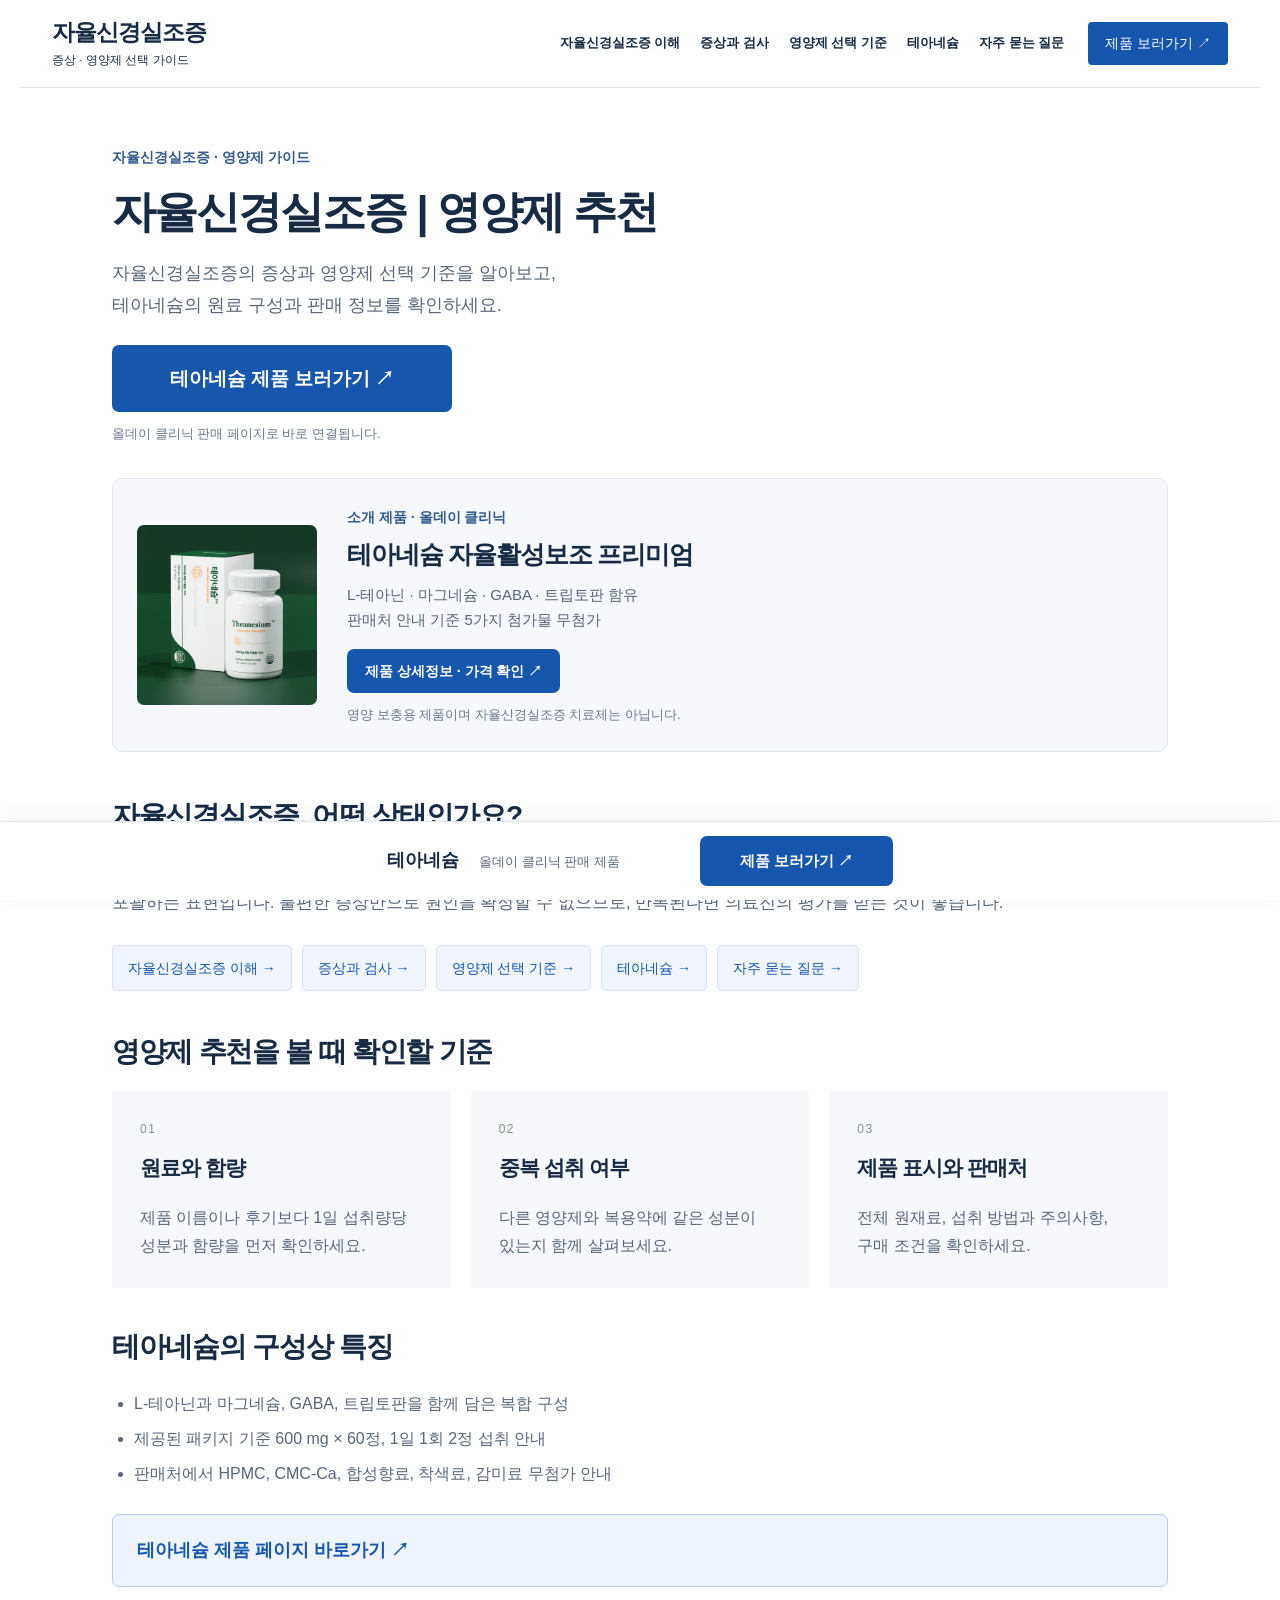
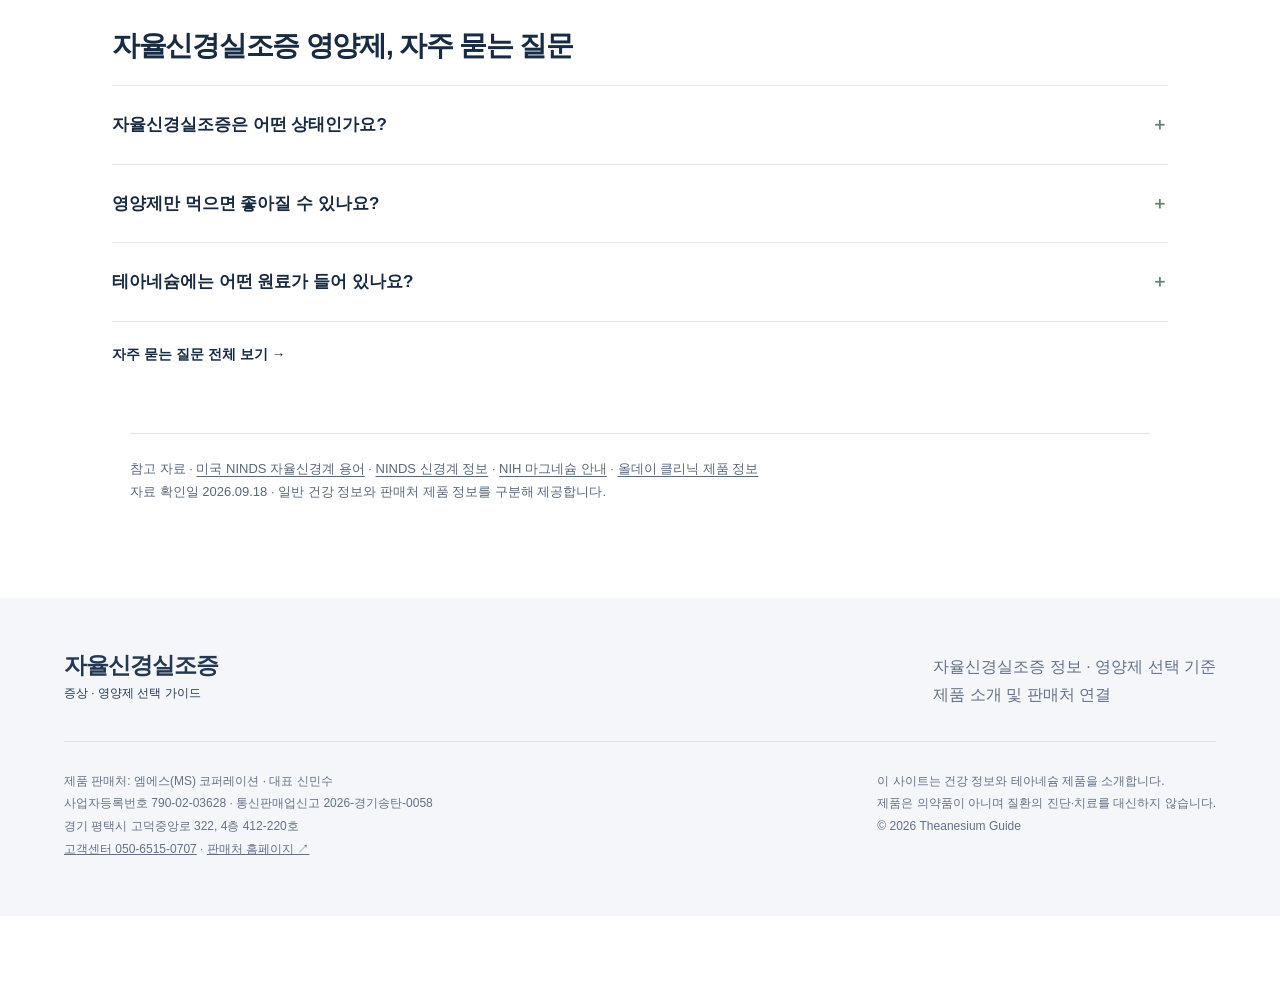
<file: index.html>
<!doctype html><html lang="ko"><head><meta charset="utf-8"><meta name="viewport" content="width=device-width,initial-scale=1"><title>자율신경실조증 | 영양제 추천</title><meta name="description" content="자율신경실조증의 기본 개념과 증상, 영양제 선택 기준을 알아보세요. 올데이 클리닉 테아네슘의 원료 구성과 제품 정보를 함께 안내합니다."><meta name="robots" content="index,follow"><link rel="canonical" href="https://theanesium-balance.hyunidaily.chatgpt.site/"><meta property="og:title" content="자율신경실조증 | 영양제 추천"><meta property="og:description" content="자율신경실조증의 기본 개념과 증상, 영양제 선택 기준을 알아보세요. 올데이 클리닉 테아네슘의 원료 구성과 제품 정보를 함께 안내합니다."><meta property="og:url" content="https://theanesium-balance.hyunidaily.chatgpt.site/"><meta property="og:type" content="website"><meta property="og:locale" content="ko_KR"><meta name="theme-color" content="#123e31"><link rel="icon" href="favicon.svg"><link rel="stylesheet" href="style.css"><script type="application/ld+json">{"@context": "https://schema.org", "@type": "WebPage", "name": "자율신경실조증 | 영양제 추천", "description": "자율신경실조증의 기본 개념과 증상, 영양제 선택 기준을 알아보세요. 올데이 클리닉 테아네슘의 원료 구성과 제품 정보를 함께 안내합니다.", "url": "https://theanesium-balance.hyunidaily.chatgpt.site/", "inLanguage": "ko-KR"}</script></head><body><a class="skip" href="#main">본문으로 이동</a><div class="topbar">자율신경실조증 정보와 영양제 선택 기준</div><header><a class="brand" href="index.html">자율신경실조증<span>증상 · 영양제 선택 가이드</span></a><nav aria-label="주 메뉴"><a href="understanding/index.html">자율신경실조증 이해</a><a href="symptoms/index.html">증상과 검사</a><a href="supplements/index.html">영양제 선택 기준</a><a href="theanesium/index.html">테아네슘</a><a href="faq/index.html">자주 묻는 질문</a></nav><a class="header-buy" href="https://allday-clinic.com/product/detail.html?product_no=12" target="_blank" rel="noopener">제품 보러가기 ↗</a></header><main id="main"><section class="search-intro"><span class="topic-label">자율신경실조증 · 영양제 가이드</span><h1>자율신경실조증 | 영양제 추천</h1><p>자율신경실조증의 증상과 영양제 선택 기준을 알아보고,<br>테아네슘의 원료 구성과 판매 정보를 확인하세요.</p><a class="button primary-direct" href="https://allday-clinic.com/product/detail.html?product_no=12" target="_blank" rel="noopener">테아네슘 제품 보러가기 ↗</a><small>올데이 클리닉 판매 페이지로 바로 연결됩니다.</small></section><section class="quick-product"><img src="assets/product-2.webp" width="1000" height="1000" alt="테아네슘 제품 용기와 패키지"><div><span class="topic-label">소개 제품 · 올데이 클리닉</span><h2>테아네슘 자율활성보조 프리미엄</h2><p>L-테아닌 · 마그네슘 · GABA · 트립토판 함유<br>판매처 안내 기준 5가지 첨가물 무첨가</p><a href="https://allday-clinic.com/product/detail.html?product_no=12" class="button" target="_blank" rel="noopener">제품 상세정보 · 가격 확인 ↗</a><small>영양 보충용 제품이며 자율신경실조증 치료제는 아닙니다.</small></div></section><section class="info-home"><h2>자율신경실조증, 어떤 상태인가요?</h2><p>자율신경계는 심박수와 혈압, 소화, 땀 분비 등 몸의 기능을 조절합니다. 자율신경실조증은 이러한 조절에 문제가 생기는 여러 상태를 포괄하는 표현입니다. 불편한 증상만으로 원인을 확정할 수 없으므로, 반복된다면 의료진의 평가를 받는 것이 좋습니다.</p><div class="topic-links"><a class="" href="understanding/index.html">자율신경실조증 이해 →</a><a class="" href="symptoms/index.html">증상과 검사 →</a><a class="" href="supplements/index.html">영양제 선택 기준 →</a><a class="" href="theanesium/index.html">테아네슘 →</a><a class="" href="faq/index.html">자주 묻는 질문 →</a></div><h2>영양제 추천을 볼 때 확인할 기준</h2><div class="cards"><article><span class="number">01</span><h3>원료와 함량</h3><p>제품 이름이나 후기보다 1일 섭취량당 성분과 함량을 먼저 확인하세요.</p></article><article><span class="number">02</span><h3>중복 섭취 여부</h3><p>다른 영양제와 복용약에 같은 성분이 있는지 함께 살펴보세요.</p></article><article><span class="number">03</span><h3>제품 표시와 판매처</h3><p>전체 원재료, 섭취 방법과 주의사항, 구매 조건을 확인하세요.</p></article></div><h2>테아네슘의 구성상 특징</h2><ul class="list"><li>L-테아닌과 마그네슘, GABA, 트립토판을 함께 담은 복합 구성</li><li>제공된 패키지 기준 600 mg × 60정, 1일 1회 2정 섭취 안내</li><li>판매처에서 HPMC, CMC-Ca, 합성향료, 착색료, 감미료 무첨가 안내</li></ul><a class="inline-buy" href="https://allday-clinic.com/product/detail.html?product_no=12" target="_blank" rel="noopener">테아네슘 제품 페이지 바로가기 ↗</a><h2>자율신경실조증 영양제, 자주 묻는 질문</h2><div class="faqs"><details><summary>자율신경실조증은 어떤 상태인가요?<span>＋</span></summary><p>심박수, 혈압, 소화, 땀 분비처럼 의식하지 않아도 이루어지는 기능을 조절하는 자율신경계에 문제가 생긴 상태를 포괄하는 표현입니다. 원인과 양상이 다양하므로 증상만으로 확정하지 않습니다.</p></details><details><summary>영양제만 먹으면 좋아질 수 있나요?<span>＋</span></summary><p>영양 보충과 질환 치료는 목적이 다릅니다. 부족한 영양소를 보충하는 것은 도움이 될 수 있지만, 특정 제품이 자율신경실조증을 치료한다는 뜻은 아닙니다. 지속되는 불편은 원인을 먼저 확인하세요.</p></details><details><summary>테아네슘에는 어떤 원료가 들어 있나요?<span>＋</span></summary><p>판매처는 L-테아닌, 마그네슘, GABA, 트립토판 함유를 안내합니다. 각 원료의 정확한 함량과 전체 원재료는 구매할 제품의 표시사항을 확인하세요.</p></details></div><a class="text-link" href="faq/index.html">자주 묻는 질문 전체 보기 →</a></section><aside class="sources">참고 자료 · <a href="https://www.ninds.nih.gov/health-information/disorders/glossary-neurological-terms">미국 NINDS 자율신경계 용어</a> · <a href="https://www.ninds.nih.gov/health-information/disorders/peripheral-neuropathy">NINDS 신경계 정보</a> · <a href="https://ods.od.nih.gov/factsheets/Magnesium-Consumer/">NIH 마그네슘 안내</a> · <a href="https://allday-clinic.com/product/detail.html?product_no=12">올데이 클리닉 제품 정보</a><br>자료 확인일 2026.09.18 · 일반 건강 정보와 판매처 제품 정보를 구분해 제공합니다.</aside></main><div class="fixed-buy"><span>테아네슘 <small>올데이 클리닉 판매 제품</small></span><a class="button" href="https://allday-clinic.com/product/detail.html?product_no=12" target="_blank" rel="noopener">제품 보러가기 ↗</a></div><footer><div class="foot-top"><a class="brand" href="index.html">자율신경실조증<span>증상 · 영양제 선택 가이드</span></a><p>자율신경실조증 정보 · 영양제 선택 기준<br>제품 소개 및 판매처 연결</p></div><div class="foot-bottom"><p>제품 판매처: 엠에스(MS) 코퍼레이션 · 대표 신민수<br>사업자등록번호 790-02-03628 · 통신판매업신고 2026-경기송탄-0058<br>경기 평택시 고덕중앙로 322, 4층 412-220호<br><a href="tel:05065150707">고객센터 050-6515-0707</a> · <a href="https://allday-clinic.com/">판매처 홈페이지 ↗</a></p><p>이 사이트는 건강 정보와 테아네슘 제품을 소개합니다.<br>제품은 의약품이 아니며 질환의 진단·치료를 대신하지 않습니다.<br>© 2026 Theanesium Guide</p></div></footer></body></html>
</file>
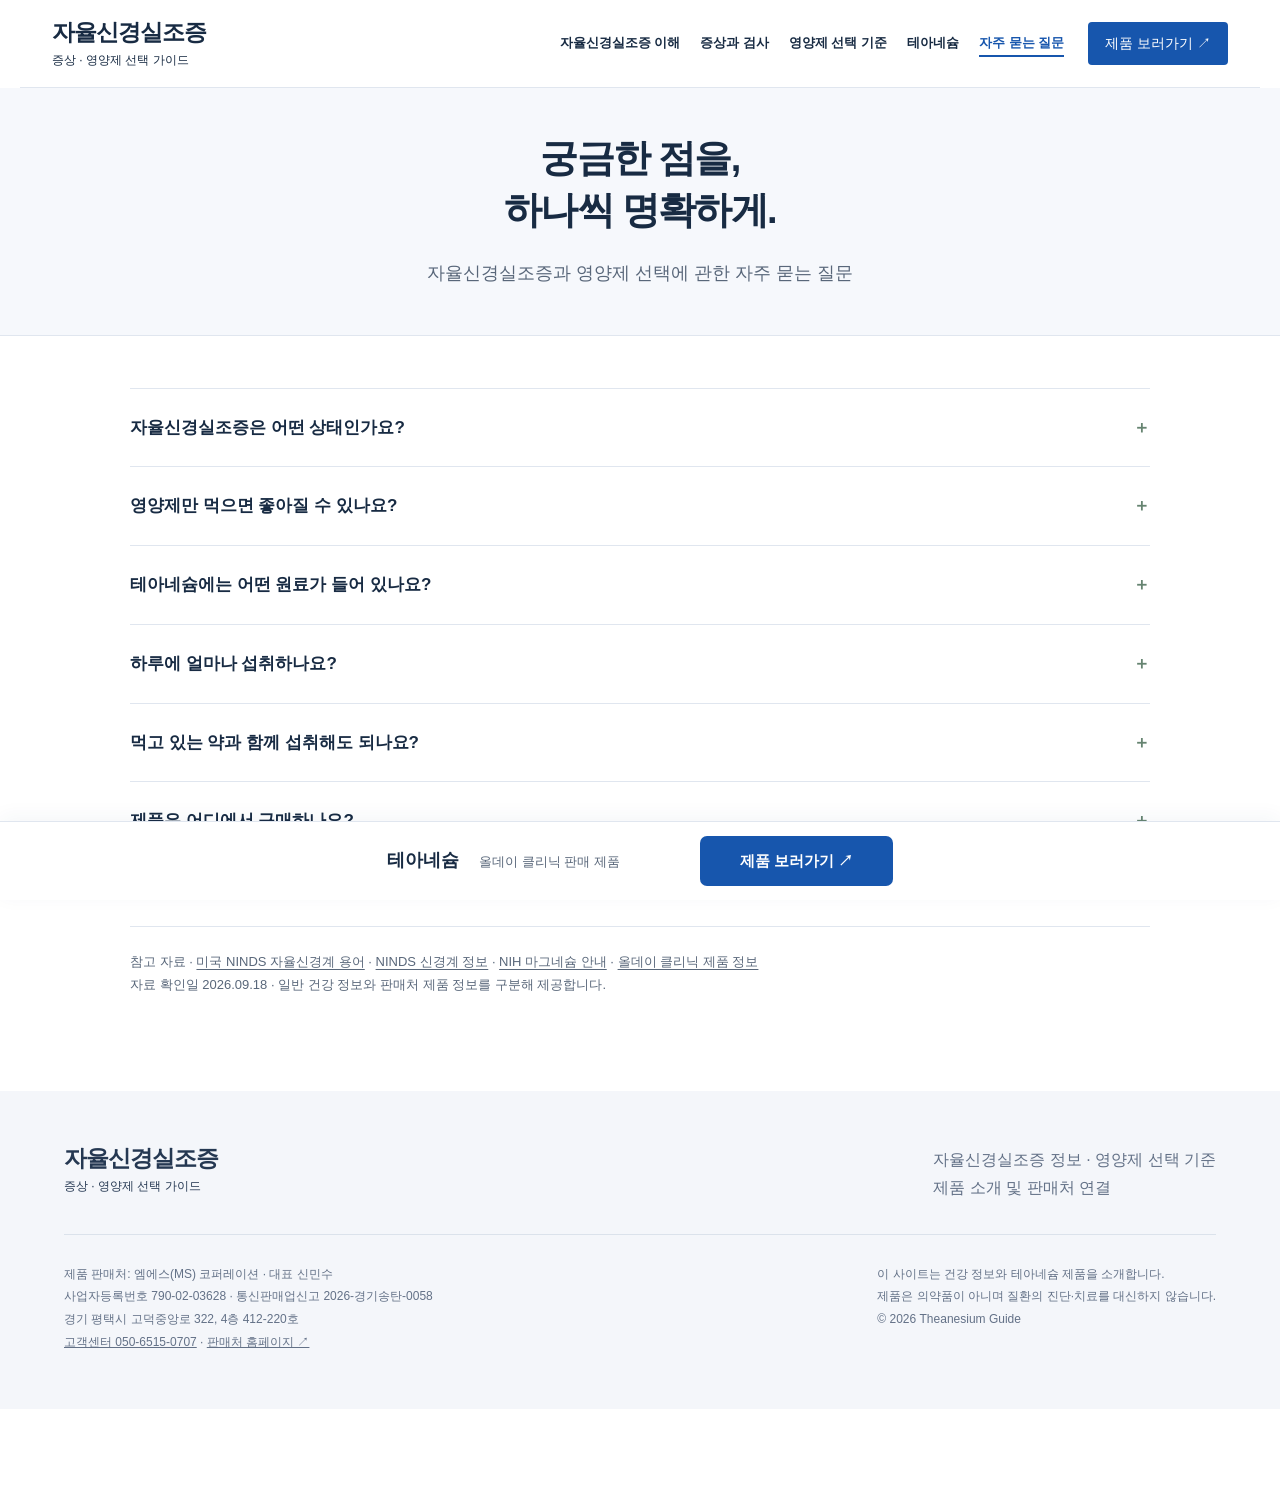
<file: faq/index.html>
<!doctype html><html lang="ko"><head><meta charset="utf-8"><meta name="viewport" content="width=device-width,initial-scale=1"><title>자율신경실조증 영양제 FAQ | 테아네슘 자주 묻는 질문</title><meta name="description" content="자율신경실조증과 영양 보충, 테아네슘 원료와 섭취 안내, 약물 병용 및 구매처에 대한 질문과 답변입니다."><meta name="robots" content="index,follow"><link rel="canonical" href="https://theanesium-balance.hyunidaily.chatgpt.site/faq/"><meta property="og:title" content="자율신경실조증 영양제 FAQ | 테아네슘 자주 묻는 질문"><meta property="og:description" content="자율신경실조증과 영양 보충, 테아네슘 원료와 섭취 안내, 약물 병용 및 구매처에 대한 질문과 답변입니다."><meta property="og:url" content="https://theanesium-balance.hyunidaily.chatgpt.site/faq/"><meta property="og:type" content="website"><meta property="og:locale" content="ko_KR"><meta name="theme-color" content="#123e31"><link rel="icon" href="../favicon.svg"><link rel="stylesheet" href="../style.css"><script type="application/ld+json">{"@context": "https://schema.org", "@type": "WebPage", "name": "자율신경실조증 영양제 FAQ | 테아네슘 자주 묻는 질문", "description": "자율신경실조증과 영양 보충, 테아네슘 원료와 섭취 안내, 약물 병용 및 구매처에 대한 질문과 답변입니다.", "url": "https://theanesium-balance.hyunidaily.chatgpt.site/faq/", "inLanguage": "ko-KR"}</script></head><body><a class="skip" href="#main">본문으로 이동</a><div class="topbar">자율신경실조증 정보와 영양제 선택 기준</div><header><a class="brand" href="../index.html">자율신경실조증<span>증상 · 영양제 선택 가이드</span></a><nav aria-label="주 메뉴"><a href="../understanding/index.html">자율신경실조증 이해</a><a href="../symptoms/index.html">증상과 검사</a><a href="../supplements/index.html">영양제 선택 기준</a><a href="../theanesium/index.html">테아네슘</a><a href="index.html" aria-current="page">자주 묻는 질문</a></nav><a class="header-buy" href="https://allday-clinic.com/product/detail.html?product_no=12" target="_blank" rel="noopener">제품 보러가기 ↗</a></header><main id="main"><div class="page-head"><div class="eyebrow">05 / FAQ</div><h1>궁금한 점을,<br>하나씩 명확하게.</h1><p>자율신경실조증과 영양제 선택에 관한 자주 묻는 질문</p></div><section class="reading"><div class="faqs"><details><summary>자율신경실조증은 어떤 상태인가요?<span>＋</span></summary><p>심박수, 혈압, 소화, 땀 분비처럼 의식하지 않아도 이루어지는 기능을 조절하는 자율신경계에 문제가 생긴 상태를 포괄하는 표현입니다. 원인과 양상이 다양하므로 증상만으로 확정하지 않습니다.</p></details><details><summary>영양제만 먹으면 좋아질 수 있나요?<span>＋</span></summary><p>영양 보충과 질환 치료는 목적이 다릅니다. 부족한 영양소를 보충하는 것은 도움이 될 수 있지만, 특정 제품이 자율신경실조증을 치료한다는 뜻은 아닙니다. 지속되는 불편은 원인을 먼저 확인하세요.</p></details><details><summary>테아네슘에는 어떤 원료가 들어 있나요?<span>＋</span></summary><p>판매처는 L-테아닌, 마그네슘, GABA, 트립토판 함유를 안내합니다. 각 원료의 정확한 함량과 전체 원재료는 구매할 제품의 표시사항을 확인하세요.</p></details><details><summary>하루에 얼마나 섭취하나요?<span>＋</span></summary><p>제공된 제품 패키지에는 1일 1회, 1회 2정으로 표시되어 있습니다. 실제 수령한 제품의 최신 섭취 안내를 우선하고 임의로 양을 늘리지 마세요.</p></details><details><summary>먹고 있는 약과 함께 섭취해도 되나요?<span>＋</span></summary><p>마그네슘은 일부 항생제와 골다공증 치료제 등의 흡수에 영향을 줄 수 있습니다. 복용 중인 약과 영양제 목록을 의사 또는 약사에게 보여 주고 병용 여부와 간격을 확인하세요.</p></details><details><summary>제품은 어디에서 구매하나요?<span>＋</span></summary><p>제품 보기 버튼을 누르면 올데이 클리닉 판매 페이지로 연결됩니다. 결제, 배송, 교환 및 반품은 해당 판매처에서 진행하며 최신 가격과 조건은 주문 전에 확인할 수 있습니다.</p></details></div></section><aside class="sources">참고 자료 · <a href="https://www.ninds.nih.gov/health-information/disorders/glossary-neurological-terms">미국 NINDS 자율신경계 용어</a> · <a href="https://www.ninds.nih.gov/health-information/disorders/peripheral-neuropathy">NINDS 신경계 정보</a> · <a href="https://ods.od.nih.gov/factsheets/Magnesium-Consumer/">NIH 마그네슘 안내</a> · <a href="https://allday-clinic.com/product/detail.html?product_no=12">올데이 클리닉 제품 정보</a><br>자료 확인일 2026.09.18 · 일반 건강 정보와 판매처 제품 정보를 구분해 제공합니다.</aside></main><div class="fixed-buy"><span>테아네슘 <small>올데이 클리닉 판매 제품</small></span><a class="button" href="https://allday-clinic.com/product/detail.html?product_no=12" target="_blank" rel="noopener">제품 보러가기 ↗</a></div><footer><div class="foot-top"><a class="brand" href="../index.html">자율신경실조증<span>증상 · 영양제 선택 가이드</span></a><p>자율신경실조증 정보 · 영양제 선택 기준<br>제품 소개 및 판매처 연결</p></div><div class="foot-bottom"><p>제품 판매처: 엠에스(MS) 코퍼레이션 · 대표 신민수<br>사업자등록번호 790-02-03628 · 통신판매업신고 2026-경기송탄-0058<br>경기 평택시 고덕중앙로 322, 4층 412-220호<br><a href="tel:05065150707">고객센터 050-6515-0707</a> · <a href="https://allday-clinic.com/">판매처 홈페이지 ↗</a></p><p>이 사이트는 건강 정보와 테아네슘 제품을 소개합니다.<br>제품은 의약품이 아니며 질환의 진단·치료를 대신하지 않습니다.<br>© 2026 Theanesium Guide</p></div></footer></body></html>
</file>
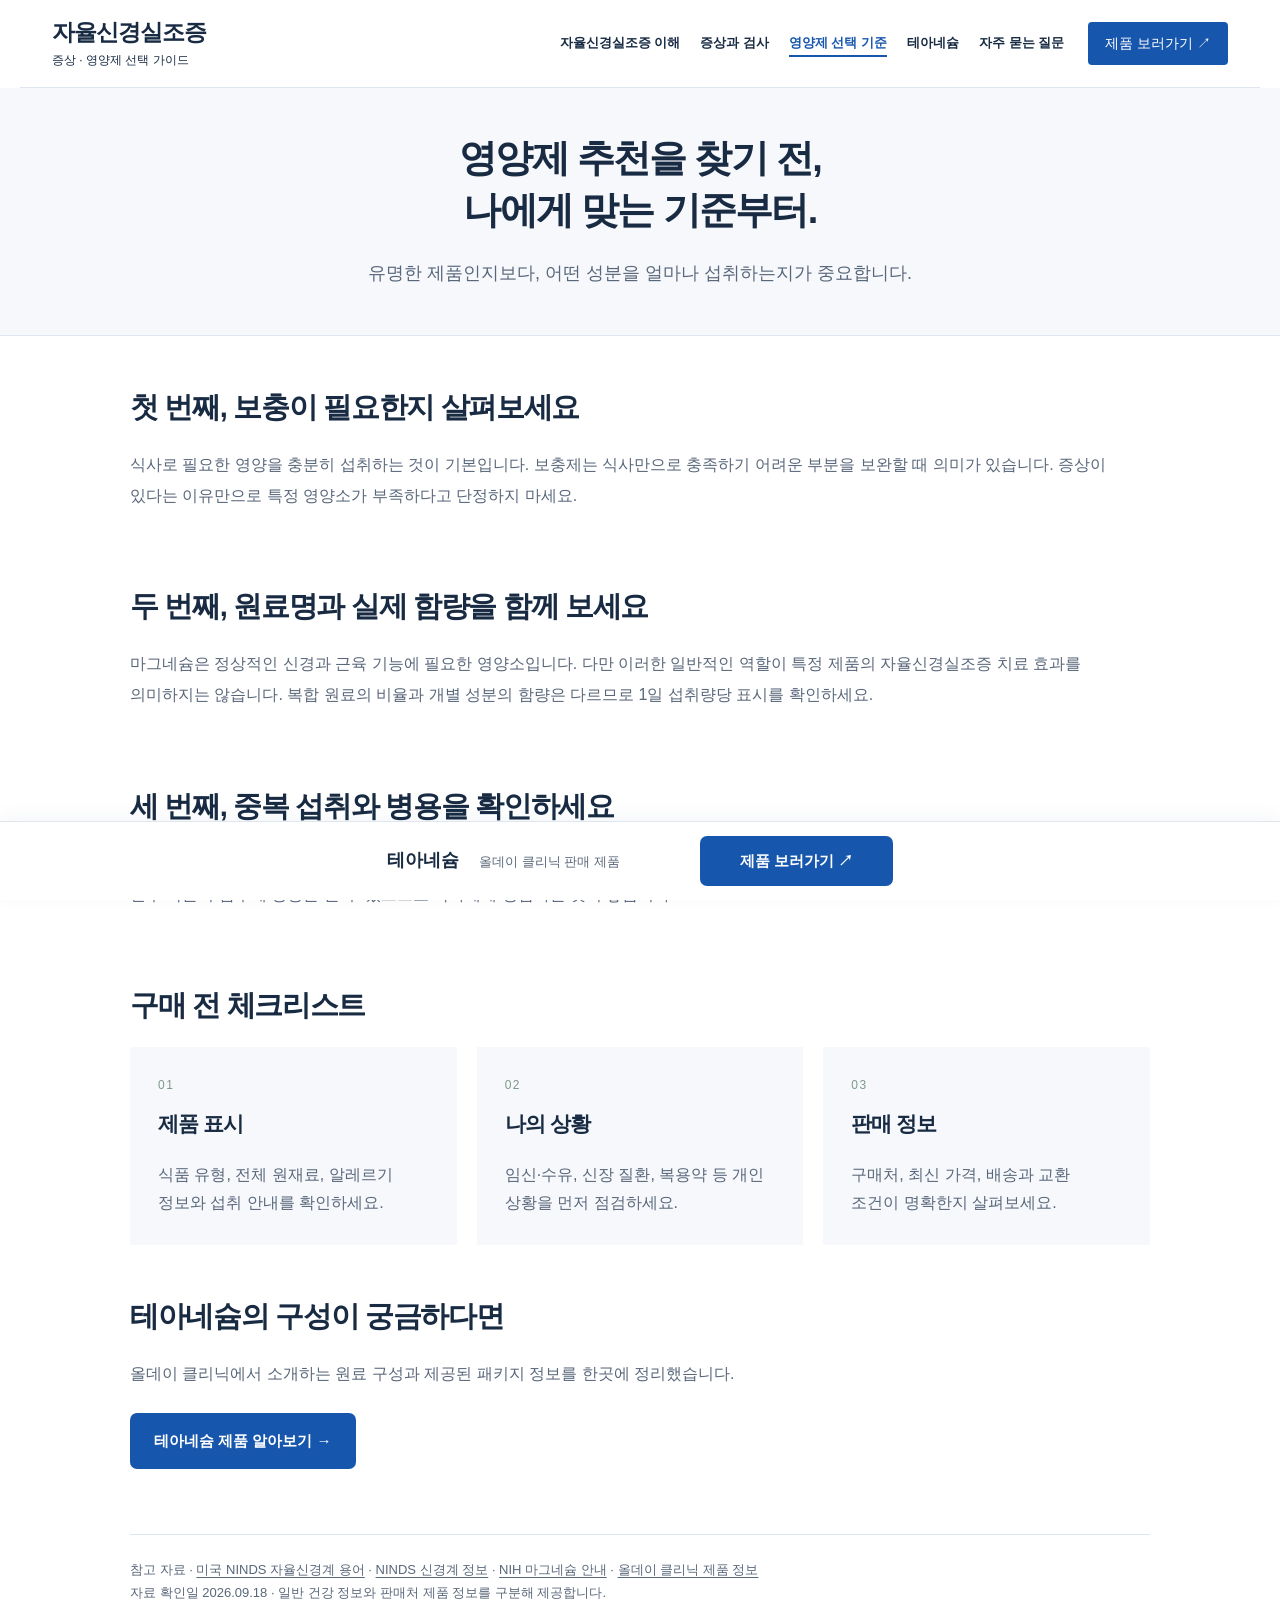
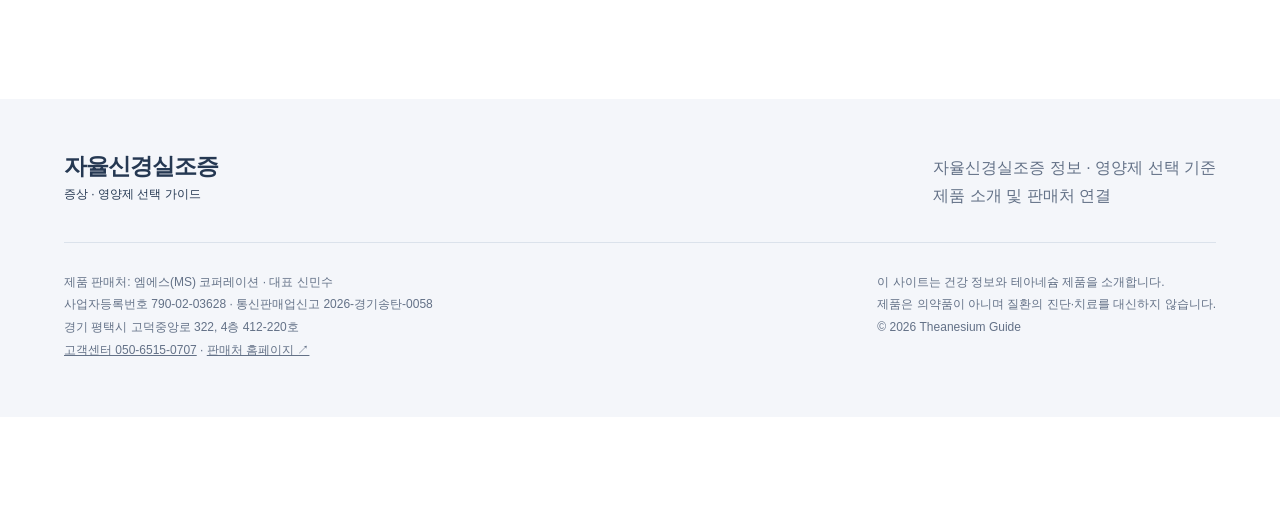
<file: supplements/index.html>
<!doctype html><html lang="ko"><head><meta charset="utf-8"><meta name="viewport" content="width=device-width,initial-scale=1"><title>자율신경실조증 영양제 추천 | 성분·함량 선택 기준</title><meta name="description" content="자율신경실조증 영양제를 찾을 때 확인할 원료, 함량, 중복 섭취, 복용약과의 병용 기준을 안내합니다."><meta name="robots" content="index,follow"><link rel="canonical" href="https://theanesium-balance.hyunidaily.chatgpt.site/supplements/"><meta property="og:title" content="자율신경실조증 영양제 추천 | 성분·함량 선택 기준"><meta property="og:description" content="자율신경실조증 영양제를 찾을 때 확인할 원료, 함량, 중복 섭취, 복용약과의 병용 기준을 안내합니다."><meta property="og:url" content="https://theanesium-balance.hyunidaily.chatgpt.site/supplements/"><meta property="og:type" content="website"><meta property="og:locale" content="ko_KR"><meta name="theme-color" content="#123e31"><link rel="icon" href="../favicon.svg"><link rel="stylesheet" href="../style.css"><script type="application/ld+json">{"@context": "https://schema.org", "@type": "WebPage", "name": "자율신경실조증 영양제 추천 | 성분·함량 선택 기준", "description": "자율신경실조증 영양제를 찾을 때 확인할 원료, 함량, 중복 섭취, 복용약과의 병용 기준을 안내합니다.", "url": "https://theanesium-balance.hyunidaily.chatgpt.site/supplements/", "inLanguage": "ko-KR"}</script></head><body><a class="skip" href="#main">본문으로 이동</a><div class="topbar">자율신경실조증 정보와 영양제 선택 기준</div><header><a class="brand" href="../index.html">자율신경실조증<span>증상 · 영양제 선택 가이드</span></a><nav aria-label="주 메뉴"><a href="../understanding/index.html">자율신경실조증 이해</a><a href="../symptoms/index.html">증상과 검사</a><a href="index.html" aria-current="page">영양제 선택 기준</a><a href="../theanesium/index.html">테아네슘</a><a href="../faq/index.html">자주 묻는 질문</a></nav><a class="header-buy" href="https://allday-clinic.com/product/detail.html?product_no=12" target="_blank" rel="noopener">제품 보러가기 ↗</a></header><main id="main"><div class="page-head"><div class="eyebrow">03 / SUPPLEMENT GUIDE</div><h1>영양제 추천을 찾기 전,<br>나에게 맞는 기준부터.</h1><p>유명한 제품인지보다, 어떤 성분을 얼마나 섭취하는지가 중요합니다.</p></div><section class="reading"><h2>첫 번째, 보충이 필요한지 살펴보세요</h2><p>식사로 필요한 영양을 충분히 섭취하는 것이 기본입니다. 보충제는 식사만으로 충족하기 어려운 부분을 보완할 때 의미가 있습니다. 증상이 있다는 이유만으로 특정 영양소가 부족하다고 단정하지 마세요.</p></section><section class="reading"><h2>두 번째, 원료명과 실제 함량을 함께 보세요</h2><p>마그네슘은 정상적인 신경과 근육 기능에 필요한 영양소입니다. 다만 이러한 일반적인 역할이 특정 제품의 자율신경실조증 치료 효과를 의미하지는 않습니다. 복합 원료의 비율과 개별 성분의 함량은 다르므로 1일 섭취량당 표시를 확인하세요.</p></section><section class="reading"><h2>세 번째, 중복 섭취와 병용을 확인하세요</h2><p>종합영양제, 단일 성분 보충제, 일부 의약품에 같은 성분이 들어 있을 수 있습니다. 여러 제품을 섭취한다면 총량을 확인하세요. 특히 마그네슘은 일부 약물의 흡수에 영향을 줄 수 있으므로 약사에게 상담하는 것이 좋습니다.</p></section><section class="reading"><h2>구매 전 체크리스트</h2><div class="cards"><article><span class="number">01</span><h3>제품 표시</h3><p>식품 유형, 전체 원재료, 알레르기 정보와 섭취 안내를 확인하세요.</p></article><article><span class="number">02</span><h3>나의 상황</h3><p>임신·수유, 신장 질환, 복용약 등 개인 상황을 먼저 점검하세요.</p></article><article><span class="number">03</span><h3>판매 정보</h3><p>구매처, 최신 가격, 배송과 교환 조건이 명확한지 살펴보세요.</p></article></div></section><section class="reading"><h2>테아네슘의 구성이 궁금하다면</h2><p>올데이 클리닉에서 소개하는 원료 구성과 제공된 패키지 정보를 한곳에 정리했습니다.</p><a class="button" href="../theanesium/index.html">테아네슘 제품 알아보기 →</a></section><aside class="sources">참고 자료 · <a href="https://www.ninds.nih.gov/health-information/disorders/glossary-neurological-terms">미국 NINDS 자율신경계 용어</a> · <a href="https://www.ninds.nih.gov/health-information/disorders/peripheral-neuropathy">NINDS 신경계 정보</a> · <a href="https://ods.od.nih.gov/factsheets/Magnesium-Consumer/">NIH 마그네슘 안내</a> · <a href="https://allday-clinic.com/product/detail.html?product_no=12">올데이 클리닉 제품 정보</a><br>자료 확인일 2026.09.18 · 일반 건강 정보와 판매처 제품 정보를 구분해 제공합니다.</aside></main><div class="fixed-buy"><span>테아네슘 <small>올데이 클리닉 판매 제품</small></span><a class="button" href="https://allday-clinic.com/product/detail.html?product_no=12" target="_blank" rel="noopener">제품 보러가기 ↗</a></div><footer><div class="foot-top"><a class="brand" href="../index.html">자율신경실조증<span>증상 · 영양제 선택 가이드</span></a><p>자율신경실조증 정보 · 영양제 선택 기준<br>제품 소개 및 판매처 연결</p></div><div class="foot-bottom"><p>제품 판매처: 엠에스(MS) 코퍼레이션 · 대표 신민수<br>사업자등록번호 790-02-03628 · 통신판매업신고 2026-경기송탄-0058<br>경기 평택시 고덕중앙로 322, 4층 412-220호<br><a href="tel:05065150707">고객센터 050-6515-0707</a> · <a href="https://allday-clinic.com/">판매처 홈페이지 ↗</a></p><p>이 사이트는 건강 정보와 테아네슘 제품을 소개합니다.<br>제품은 의약품이 아니며 질환의 진단·치료를 대신하지 않습니다.<br>© 2026 Theanesium Guide</p></div></footer></body></html>
</file>
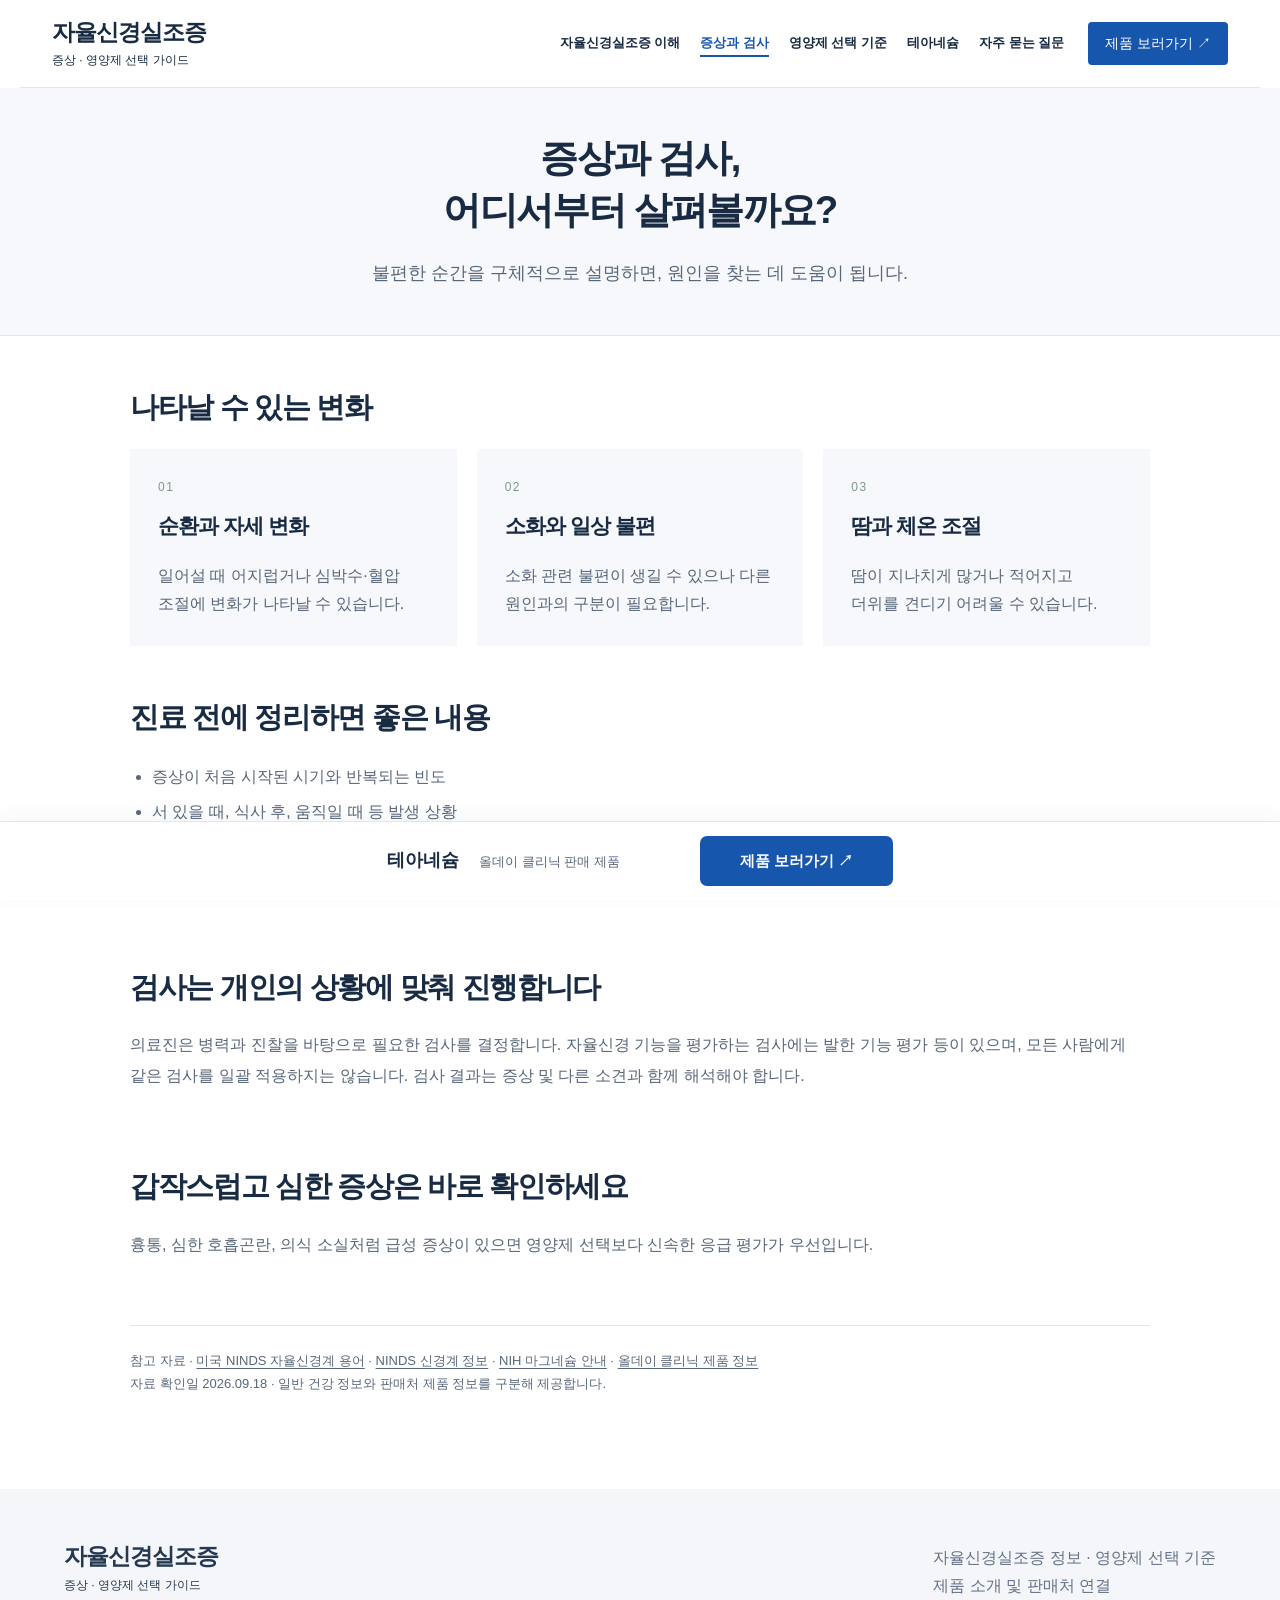
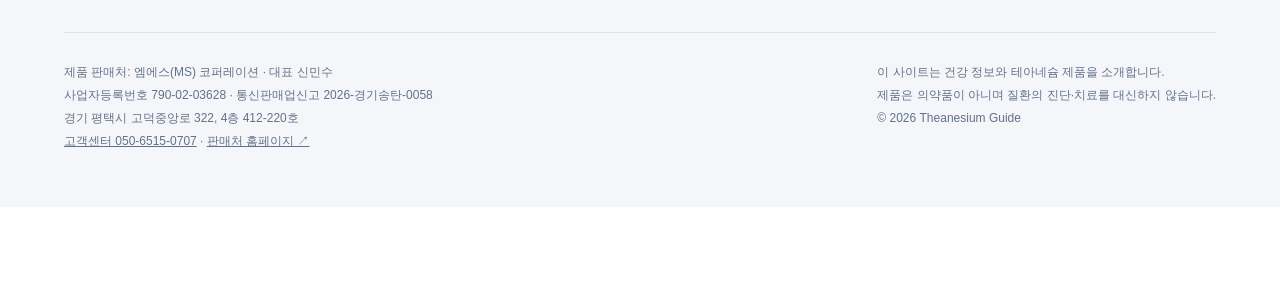
<file: symptoms/index.html>
<!doctype html><html lang="ko"><head><meta charset="utf-8"><meta name="viewport" content="width=device-width,initial-scale=1"><title>자율신경실조증 증상과 검사 | 알아둘 신체 변화</title><meta name="description" content="자율신경실조증과 관련될 수 있는 순환·소화·발한 변화와 진료 전 기록할 내용을 안내합니다."><meta name="robots" content="index,follow"><link rel="canonical" href="https://theanesium-balance.hyunidaily.chatgpt.site/symptoms/"><meta property="og:title" content="자율신경실조증 증상과 검사 | 알아둘 신체 변화"><meta property="og:description" content="자율신경실조증과 관련될 수 있는 순환·소화·발한 변화와 진료 전 기록할 내용을 안내합니다."><meta property="og:url" content="https://theanesium-balance.hyunidaily.chatgpt.site/symptoms/"><meta property="og:type" content="website"><meta property="og:locale" content="ko_KR"><meta name="theme-color" content="#123e31"><link rel="icon" href="../favicon.svg"><link rel="stylesheet" href="../style.css"><script type="application/ld+json">{"@context": "https://schema.org", "@type": "WebPage", "name": "자율신경실조증 증상과 검사 | 알아둘 신체 변화", "description": "자율신경실조증과 관련될 수 있는 순환·소화·발한 변화와 진료 전 기록할 내용을 안내합니다.", "url": "https://theanesium-balance.hyunidaily.chatgpt.site/symptoms/", "inLanguage": "ko-KR"}</script></head><body><a class="skip" href="#main">본문으로 이동</a><div class="topbar">자율신경실조증 정보와 영양제 선택 기준</div><header><a class="brand" href="../index.html">자율신경실조증<span>증상 · 영양제 선택 가이드</span></a><nav aria-label="주 메뉴"><a href="../understanding/index.html">자율신경실조증 이해</a><a href="index.html" aria-current="page">증상과 검사</a><a href="../supplements/index.html">영양제 선택 기준</a><a href="../theanesium/index.html">테아네슘</a><a href="../faq/index.html">자주 묻는 질문</a></nav><a class="header-buy" href="https://allday-clinic.com/product/detail.html?product_no=12" target="_blank" rel="noopener">제품 보러가기 ↗</a></header><main id="main"><div class="page-head"><div class="eyebrow">02 / SYMPTOMS & EVALUATION</div><h1>증상과 검사,<br>어디서부터 살펴볼까요?</h1><p>불편한 순간을 구체적으로 설명하면, 원인을 찾는 데 도움이 됩니다.</p></div><section class="reading"><h2>나타날 수 있는 변화</h2><div class="cards"><article><span class="number">01</span><h3>순환과 자세 변화</h3><p>일어설 때 어지럽거나 심박수·혈압 조절에 변화가 나타날 수 있습니다.</p></article><article><span class="number">02</span><h3>소화와 일상 불편</h3><p>소화 관련 불편이 생길 수 있으나 다른 원인과의 구분이 필요합니다.</p></article><article><span class="number">03</span><h3>땀과 체온 조절</h3><p>땀이 지나치게 많거나 적어지고 더위를 견디기 어려울 수 있습니다.</p></article></div></section><section class="reading"><h2>진료 전에 정리하면 좋은 내용</h2><ul class="list"><li>증상이 처음 시작된 시기와 반복되는 빈도</li><li>서 있을 때, 식사 후, 움직일 때 등 발생 상황</li><li>복용 중인 처방약·일반약·영양제의 이름</li><li>기존 질환과 최근 달라진 생활 패턴</li></ul></section><section class="reading"><h2>검사는 개인의 상황에 맞춰 진행합니다</h2><p>의료진은 병력과 진찰을 바탕으로 필요한 검사를 결정합니다. 자율신경 기능을 평가하는 검사에는 발한 기능 평가 등이 있으며, 모든 사람에게 같은 검사를 일괄 적용하지는 않습니다. 검사 결과는 증상 및 다른 소견과 함께 해석해야 합니다.</p></section><section class="reading"><h2>갑작스럽고 심한 증상은 바로 확인하세요</h2><p>흉통, 심한 호흡곤란, 의식 소실처럼 급성 증상이 있으면 영양제 선택보다 신속한 응급 평가가 우선입니다.</p></section><aside class="sources">참고 자료 · <a href="https://www.ninds.nih.gov/health-information/disorders/glossary-neurological-terms">미국 NINDS 자율신경계 용어</a> · <a href="https://www.ninds.nih.gov/health-information/disorders/peripheral-neuropathy">NINDS 신경계 정보</a> · <a href="https://ods.od.nih.gov/factsheets/Magnesium-Consumer/">NIH 마그네슘 안내</a> · <a href="https://allday-clinic.com/product/detail.html?product_no=12">올데이 클리닉 제품 정보</a><br>자료 확인일 2026.09.18 · 일반 건강 정보와 판매처 제품 정보를 구분해 제공합니다.</aside></main><div class="fixed-buy"><span>테아네슘 <small>올데이 클리닉 판매 제품</small></span><a class="button" href="https://allday-clinic.com/product/detail.html?product_no=12" target="_blank" rel="noopener">제품 보러가기 ↗</a></div><footer><div class="foot-top"><a class="brand" href="../index.html">자율신경실조증<span>증상 · 영양제 선택 가이드</span></a><p>자율신경실조증 정보 · 영양제 선택 기준<br>제품 소개 및 판매처 연결</p></div><div class="foot-bottom"><p>제품 판매처: 엠에스(MS) 코퍼레이션 · 대표 신민수<br>사업자등록번호 790-02-03628 · 통신판매업신고 2026-경기송탄-0058<br>경기 평택시 고덕중앙로 322, 4층 412-220호<br><a href="tel:05065150707">고객센터 050-6515-0707</a> · <a href="https://allday-clinic.com/">판매처 홈페이지 ↗</a></p><p>이 사이트는 건강 정보와 테아네슘 제품을 소개합니다.<br>제품은 의약품이 아니며 질환의 진단·치료를 대신하지 않습니다.<br>© 2026 Theanesium Guide</p></div></footer></body></html>
</file>
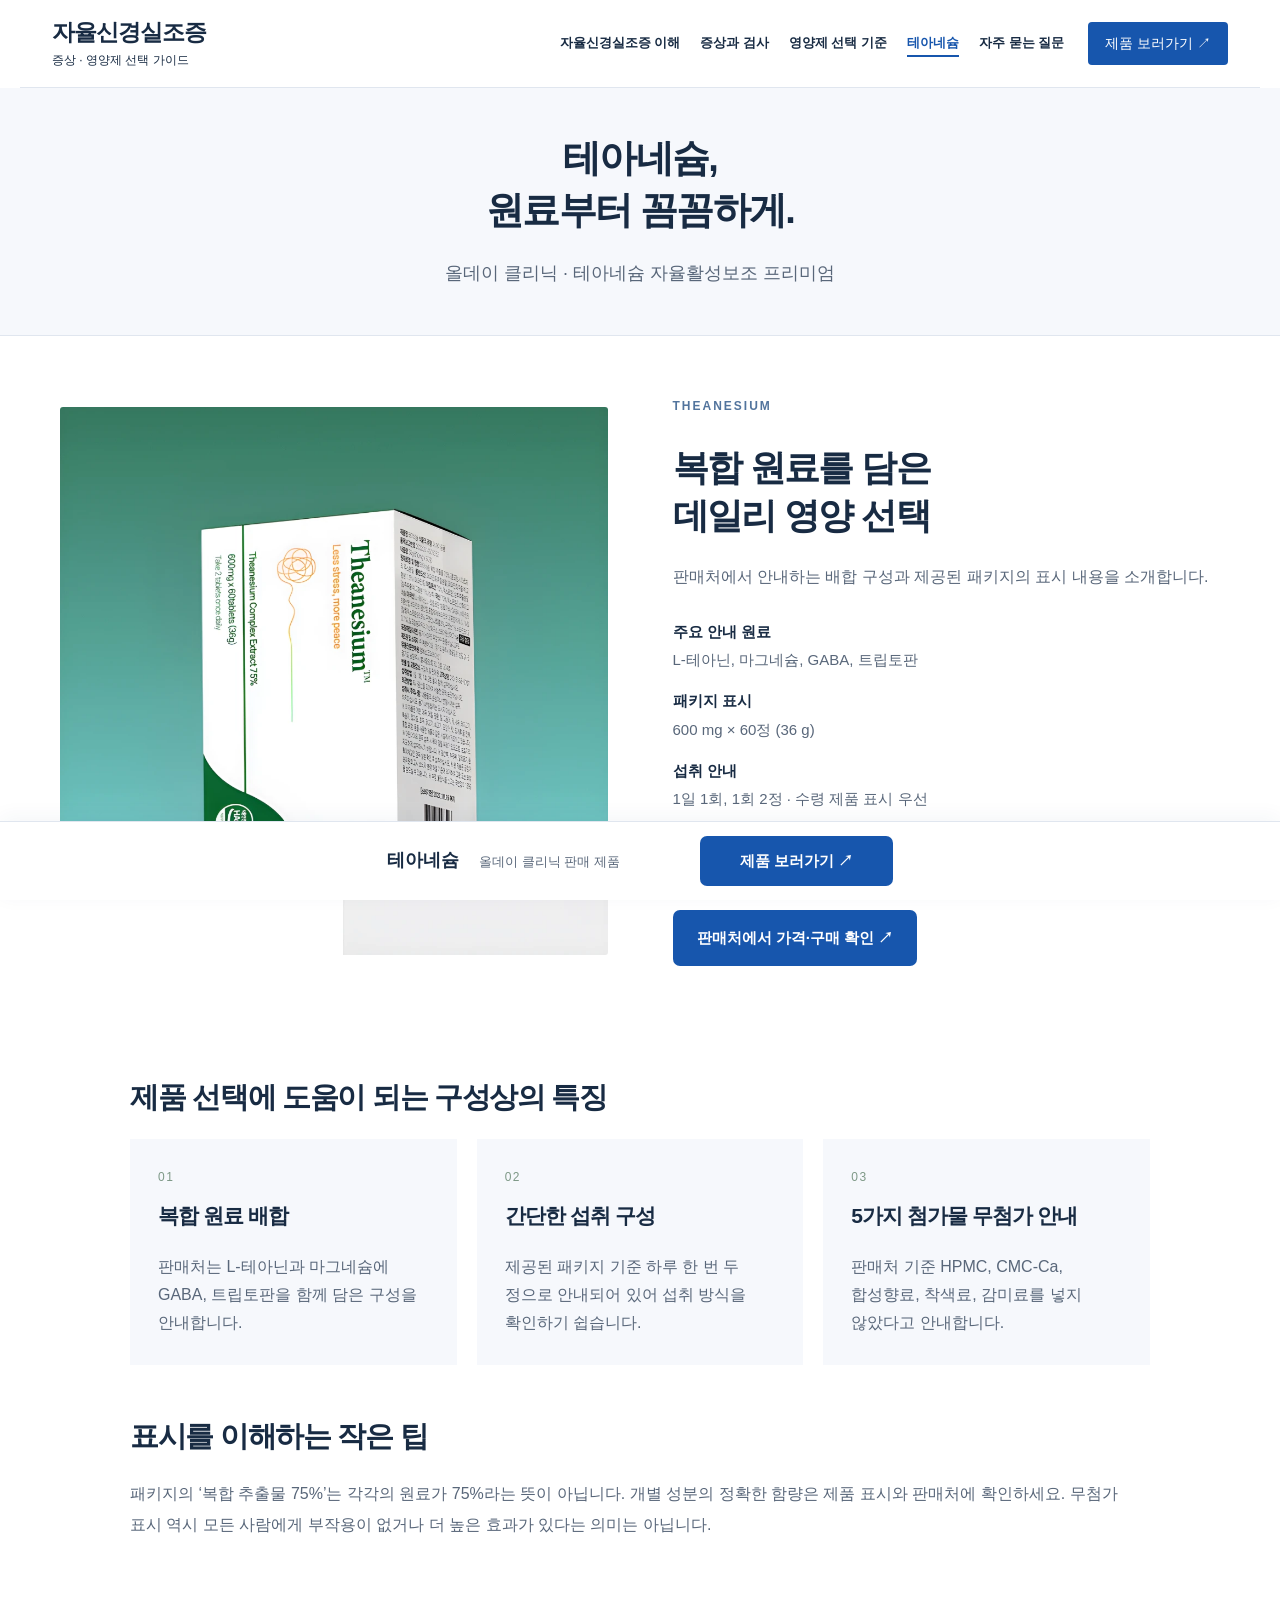
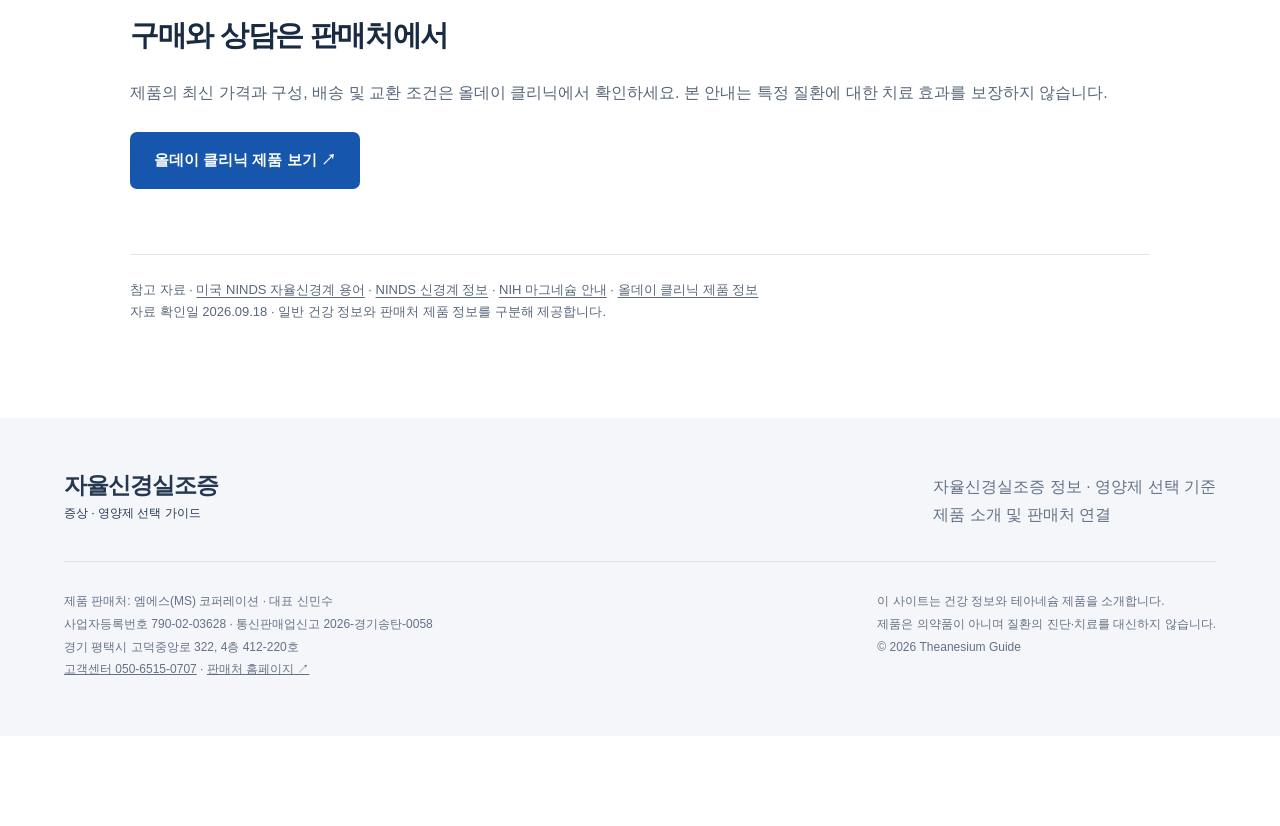
<file: theanesium/index.html>
<!doctype html><html lang="ko"><head><meta charset="utf-8"><meta name="viewport" content="width=device-width,initial-scale=1"><title>테아네슘 제품 소개 | 올데이 클리닉 원료·특징 안내</title><meta name="description" content="올데이 클리닉 테아네슘의 L-테아닌, 마그네슘, GABA, 트립토판 구성과 패키지 표시, 무첨가 안내를 확인하세요."><meta name="robots" content="index,follow"><link rel="canonical" href="https://theanesium-balance.hyunidaily.chatgpt.site/theanesium/"><meta property="og:title" content="테아네슘 제품 소개 | 올데이 클리닉 원료·특징 안내"><meta property="og:description" content="올데이 클리닉 테아네슘의 L-테아닌, 마그네슘, GABA, 트립토판 구성과 패키지 표시, 무첨가 안내를 확인하세요."><meta property="og:url" content="https://theanesium-balance.hyunidaily.chatgpt.site/theanesium/"><meta property="og:type" content="website"><meta property="og:locale" content="ko_KR"><meta name="theme-color" content="#123e31"><link rel="icon" href="../favicon.svg"><link rel="stylesheet" href="../style.css"><script type="application/ld+json">{"@context": "https://schema.org", "@type": "WebPage", "name": "테아네슘 제품 소개 | 올데이 클리닉 원료·특징 안내", "description": "올데이 클리닉 테아네슘의 L-테아닌, 마그네슘, GABA, 트립토판 구성과 패키지 표시, 무첨가 안내를 확인하세요.", "url": "https://theanesium-balance.hyunidaily.chatgpt.site/theanesium/", "inLanguage": "ko-KR"}</script></head><body><a class="skip" href="#main">본문으로 이동</a><div class="topbar">자율신경실조증 정보와 영양제 선택 기준</div><header><a class="brand" href="../index.html">자율신경실조증<span>증상 · 영양제 선택 가이드</span></a><nav aria-label="주 메뉴"><a href="../understanding/index.html">자율신경실조증 이해</a><a href="../symptoms/index.html">증상과 검사</a><a href="../supplements/index.html">영양제 선택 기준</a><a href="index.html" aria-current="page">테아네슘</a><a href="../faq/index.html">자주 묻는 질문</a></nav><a class="header-buy" href="https://allday-clinic.com/product/detail.html?product_no=12" target="_blank" rel="noopener">제품 보러가기 ↗</a></header><main id="main"><div class="page-head"><div class="eyebrow">04 / THEANESIUM</div><h1>테아네슘,<br>원료부터 꼼꼼하게.</h1><p>올데이 클리닉 · 테아네슘 자율활성보조 프리미엄</p></div><section class="product-detail"><img src="../assets/product-0.webp" width="1000" height="1000" alt="테아네슘 제품 패키지"><div><div class="eyebrow">THEANESIUM</div><h2>복합 원료를 담은<br>데일리 영양 선택</h2><p>판매처에서 안내하는 배합 구성과 제공된 패키지의 표시 내용을 소개합니다.</p><dl><dt>주요 안내 원료</dt><dd>L-테아닌, 마그네슘, GABA, 트립토판</dd><dt>패키지 표시</dt><dd>600 mg × 60정 (36 g)</dd><dt>섭취 안내</dt><dd>1일 1회, 1회 2정 · 수령 제품 표시 우선</dd><dt>판매처</dt><dd>올데이 클리닉 / 엠에스(MS) 코퍼레이션</dd></dl><a class="button" href="https://allday-clinic.com/product/detail.html?product_no=12" target="_blank" rel="noopener">판매처에서 가격·구매 확인 ↗</a></div></section><section class="reading"><h2>제품 선택에 도움이 되는 구성상의 특징</h2><div class="cards"><article><span class="number">01</span><h3>복합 원료 배합</h3><p>판매처는 L-테아닌과 마그네슘에 GABA, 트립토판을 함께 담은 구성을 안내합니다.</p></article><article><span class="number">02</span><h3>간단한 섭취 구성</h3><p>제공된 패키지 기준 하루 한 번 두 정으로 안내되어 있어 섭취 방식을 확인하기 쉽습니다.</p></article><article><span class="number">03</span><h3>5가지 첨가물 무첨가 안내</h3><p>판매처 기준 HPMC, CMC-Ca, 합성향료, 착색료, 감미료를 넣지 않았다고 안내합니다.</p></article></div></section><section class="reading"><h2>표시를 이해하는 작은 팁</h2><p>패키지의 ‘복합 추출물 75%’는 각각의 원료가 75%라는 뜻이 아닙니다. 개별 성분의 정확한 함량은 제품 표시와 판매처에 확인하세요. 무첨가 표시 역시 모든 사람에게 부작용이 없거나 더 높은 효과가 있다는 의미는 아닙니다.</p></section><section class="reading"><h2>구매와 상담은 판매처에서</h2><p>제품의 최신 가격과 구성, 배송 및 교환 조건은 올데이 클리닉에서 확인하세요. 본 안내는 특정 질환에 대한 치료 효과를 보장하지 않습니다.</p><a href="https://allday-clinic.com/product/detail.html?product_no=12" class="button">올데이 클리닉 제품 보기 ↗</a></section><aside class="sources">참고 자료 · <a href="https://www.ninds.nih.gov/health-information/disorders/glossary-neurological-terms">미국 NINDS 자율신경계 용어</a> · <a href="https://www.ninds.nih.gov/health-information/disorders/peripheral-neuropathy">NINDS 신경계 정보</a> · <a href="https://ods.od.nih.gov/factsheets/Magnesium-Consumer/">NIH 마그네슘 안내</a> · <a href="https://allday-clinic.com/product/detail.html?product_no=12">올데이 클리닉 제품 정보</a><br>자료 확인일 2026.09.18 · 일반 건강 정보와 판매처 제품 정보를 구분해 제공합니다.</aside></main><div class="fixed-buy"><span>테아네슘 <small>올데이 클리닉 판매 제품</small></span><a class="button" href="https://allday-clinic.com/product/detail.html?product_no=12" target="_blank" rel="noopener">제품 보러가기 ↗</a></div><footer><div class="foot-top"><a class="brand" href="../index.html">자율신경실조증<span>증상 · 영양제 선택 가이드</span></a><p>자율신경실조증 정보 · 영양제 선택 기준<br>제품 소개 및 판매처 연결</p></div><div class="foot-bottom"><p>제품 판매처: 엠에스(MS) 코퍼레이션 · 대표 신민수<br>사업자등록번호 790-02-03628 · 통신판매업신고 2026-경기송탄-0058<br>경기 평택시 고덕중앙로 322, 4층 412-220호<br><a href="tel:05065150707">고객센터 050-6515-0707</a> · <a href="https://allday-clinic.com/">판매처 홈페이지 ↗</a></p><p>이 사이트는 건강 정보와 테아네슘 제품을 소개합니다.<br>제품은 의약품이 아니며 질환의 진단·치료를 대신하지 않습니다.<br>© 2026 Theanesium Guide</p></div></footer></body></html>
</file>
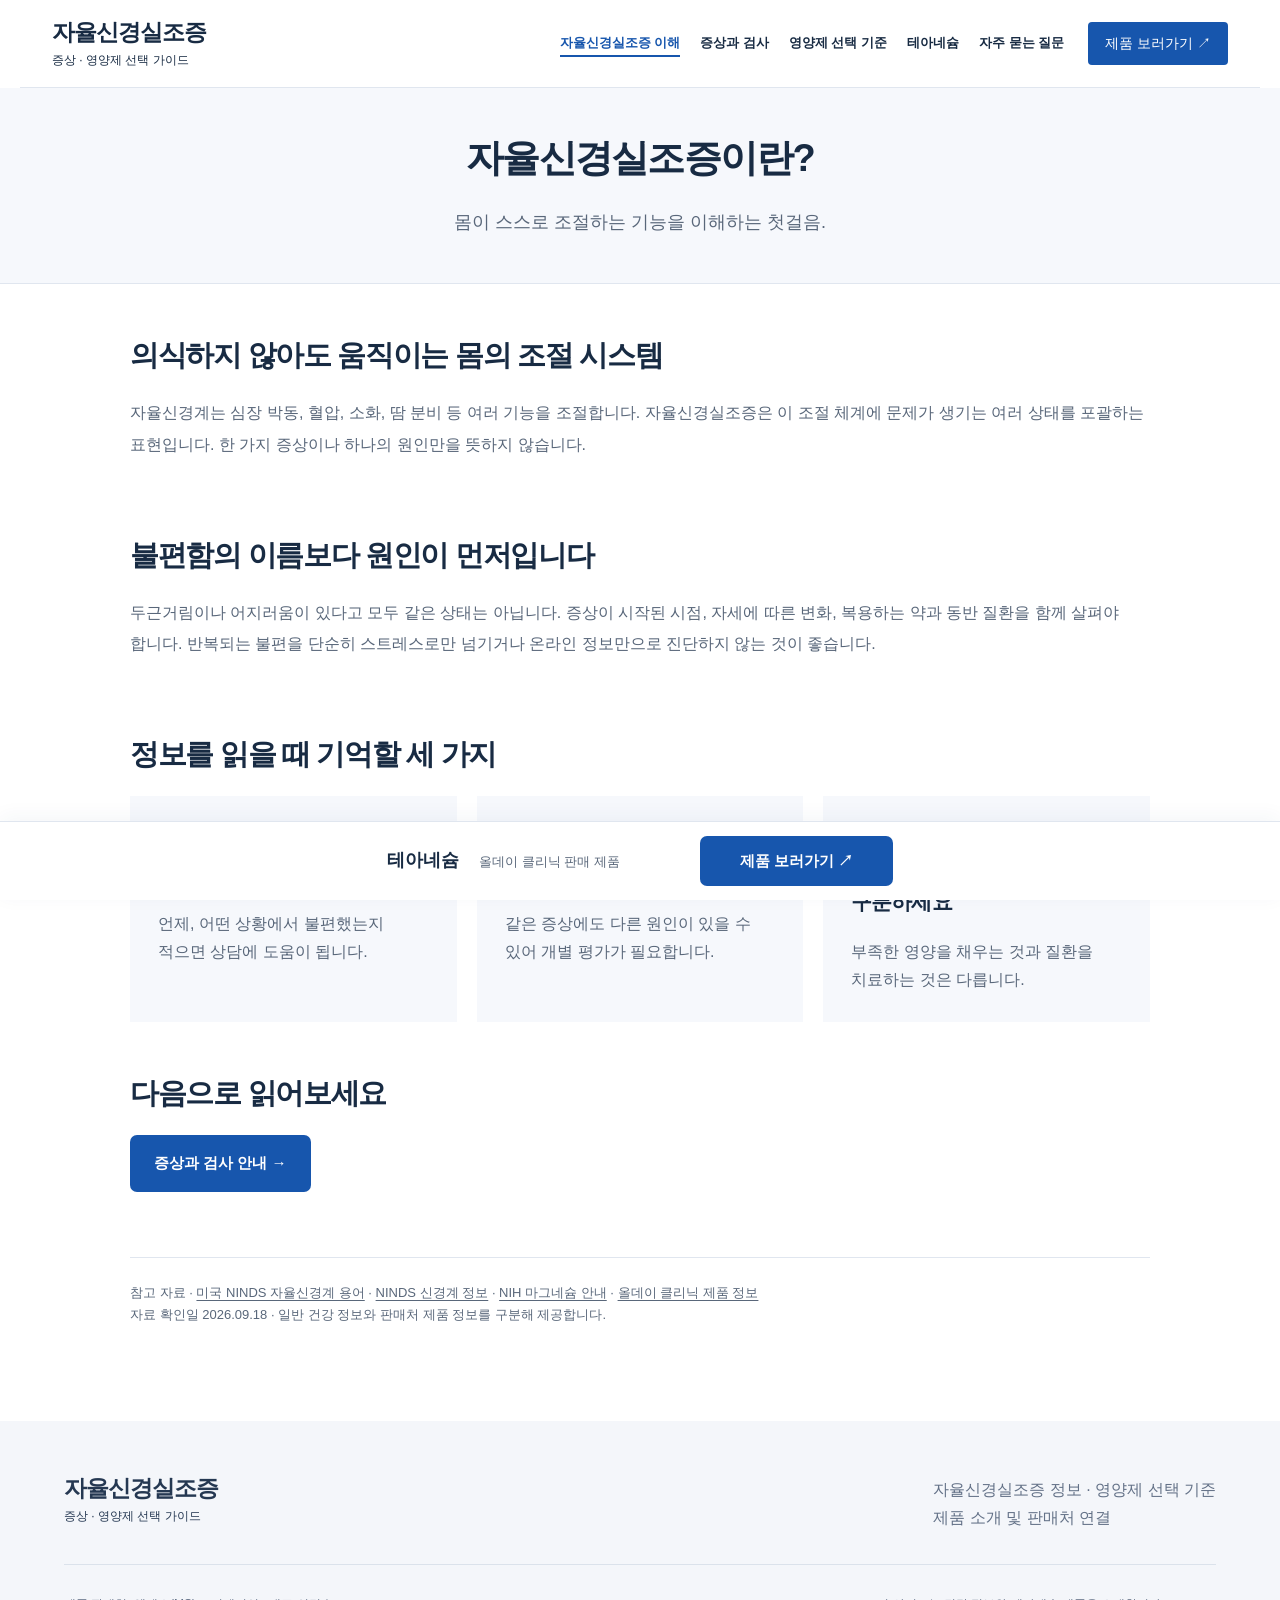
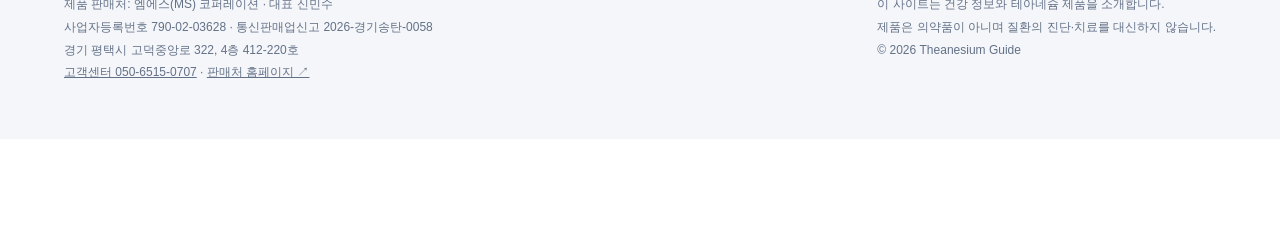
<file: understanding/index.html>
<!doctype html><html lang="ko"><head><meta charset="utf-8"><meta name="viewport" content="width=device-width,initial-scale=1"><title>자율신경실조증이란? | 원인 이해와 기본 안내</title><meta name="description" content="자율신경실조증의 의미와 자율신경계의 역할을 이해하고, 증상만으로 진단하기 어려운 이유를 확인하세요."><meta name="robots" content="index,follow"><link rel="canonical" href="https://theanesium-balance.hyunidaily.chatgpt.site/understanding/"><meta property="og:title" content="자율신경실조증이란? | 원인 이해와 기본 안내"><meta property="og:description" content="자율신경실조증의 의미와 자율신경계의 역할을 이해하고, 증상만으로 진단하기 어려운 이유를 확인하세요."><meta property="og:url" content="https://theanesium-balance.hyunidaily.chatgpt.site/understanding/"><meta property="og:type" content="website"><meta property="og:locale" content="ko_KR"><meta name="theme-color" content="#123e31"><link rel="icon" href="../favicon.svg"><link rel="stylesheet" href="../style.css"><script type="application/ld+json">{"@context": "https://schema.org", "@type": "WebPage", "name": "자율신경실조증이란? | 원인 이해와 기본 안내", "description": "자율신경실조증의 의미와 자율신경계의 역할을 이해하고, 증상만으로 진단하기 어려운 이유를 확인하세요.", "url": "https://theanesium-balance.hyunidaily.chatgpt.site/understanding/", "inLanguage": "ko-KR"}</script></head><body><a class="skip" href="#main">본문으로 이동</a><div class="topbar">자율신경실조증 정보와 영양제 선택 기준</div><header><a class="brand" href="../index.html">자율신경실조증<span>증상 · 영양제 선택 가이드</span></a><nav aria-label="주 메뉴"><a href="index.html" aria-current="page">자율신경실조증 이해</a><a href="../symptoms/index.html">증상과 검사</a><a href="../supplements/index.html">영양제 선택 기준</a><a href="../theanesium/index.html">테아네슘</a><a href="../faq/index.html">자주 묻는 질문</a></nav><a class="header-buy" href="https://allday-clinic.com/product/detail.html?product_no=12" target="_blank" rel="noopener">제품 보러가기 ↗</a></header><main id="main"><div class="page-head"><div class="eyebrow">01 / UNDERSTANDING</div><h1>자율신경실조증이란?</h1><p>몸이 스스로 조절하는 기능을 이해하는 첫걸음.</p></div><section class="reading"><h2>의식하지 않아도 움직이는 몸의 조절 시스템</h2><p>자율신경계는 심장 박동, 혈압, 소화, 땀 분비 등 여러 기능을 조절합니다. 자율신경실조증은 이 조절 체계에 문제가 생기는 여러 상태를 포괄하는 표현입니다. 한 가지 증상이나 하나의 원인만을 뜻하지 않습니다.</p></section><section class="reading"><h2>불편함의 이름보다 원인이 먼저입니다</h2><p>두근거림이나 어지러움이 있다고 모두 같은 상태는 아닙니다. 증상이 시작된 시점, 자세에 따른 변화, 복용하는 약과 동반 질환을 함께 살펴야 합니다. 반복되는 불편을 단순히 스트레스로만 넘기거나 온라인 정보만으로 진단하지 않는 것이 좋습니다.</p></section><section class="reading"><h2>정보를 읽을 때 기억할 세 가지</h2><div class="cards"><article><span class="number">01</span><h3>증상을 기록하세요</h3><p>언제, 어떤 상황에서 불편했는지 적으면 상담에 도움이 됩니다.</p></article><article><span class="number">02</span><h3>원인 확인을 우선하세요</h3><p>같은 증상에도 다른 원인이 있을 수 있어 개별 평가가 필요합니다.</p></article><article><span class="number">03</span><h3>영양 보충의 역할을 구분하세요</h3><p>부족한 영양을 채우는 것과 질환을 치료하는 것은 다릅니다.</p></article></div></section><section class="reading"><h2>다음으로 읽어보세요</h2><a class="button" href="../symptoms/index.html">증상과 검사 안내 →</a></section><aside class="sources">참고 자료 · <a href="https://www.ninds.nih.gov/health-information/disorders/glossary-neurological-terms">미국 NINDS 자율신경계 용어</a> · <a href="https://www.ninds.nih.gov/health-information/disorders/peripheral-neuropathy">NINDS 신경계 정보</a> · <a href="https://ods.od.nih.gov/factsheets/Magnesium-Consumer/">NIH 마그네슘 안내</a> · <a href="https://allday-clinic.com/product/detail.html?product_no=12">올데이 클리닉 제품 정보</a><br>자료 확인일 2026.09.18 · 일반 건강 정보와 판매처 제품 정보를 구분해 제공합니다.</aside></main><div class="fixed-buy"><span>테아네슘 <small>올데이 클리닉 판매 제품</small></span><a class="button" href="https://allday-clinic.com/product/detail.html?product_no=12" target="_blank" rel="noopener">제품 보러가기 ↗</a></div><footer><div class="foot-top"><a class="brand" href="../index.html">자율신경실조증<span>증상 · 영양제 선택 가이드</span></a><p>자율신경실조증 정보 · 영양제 선택 기준<br>제품 소개 및 판매처 연결</p></div><div class="foot-bottom"><p>제품 판매처: 엠에스(MS) 코퍼레이션 · 대표 신민수<br>사업자등록번호 790-02-03628 · 통신판매업신고 2026-경기송탄-0058<br>경기 평택시 고덕중앙로 322, 4층 412-220호<br><a href="tel:05065150707">고객센터 050-6515-0707</a> · <a href="https://allday-clinic.com/">판매처 홈페이지 ↗</a></p><p>이 사이트는 건강 정보와 테아네슘 제품을 소개합니다.<br>제품은 의약품이 아니며 질환의 진단·치료를 대신하지 않습니다.<br>© 2026 Theanesium Guide</p></div></footer></body></html>
</file>
<file: style.css>
:root{--green:#123e31;--ink:#192e26;--muted:#65716b;--line:#dce4de;--light:#f4f7f5;--orange:#cf6a38}*{box-sizing:border-box}html{scroll-behavior:smooth}body{margin:0;color:var(--ink);font-family:Arial,'Noto Sans KR','Malgun Gothic',sans-serif;line-height:1.75;word-break:keep-all}a{color:inherit;text-decoration:none}a,summary{touch-action:manipulation}a:focus-visible,summary:focus-visible{outline:3px solid var(--orange);outline-offset:5px}p{color:var(--muted);margin:0 0 24px}h1,h2,h3{line-height:1.35;letter-spacing:-.045em;margin:0 0 22px}h1{font-size:clamp(36px,4.2vw,64px);font-weight:650}h2{font-size:clamp(28px,3vw,40px);font-weight:600}h3{font-size:23px}em{font-style:normal;color:#427a60}img{display:block;max-width:100%;height:auto}.topbar{background:var(--green);color:white;text-align:center;padding:8px 16px;font-size:13px;letter-spacing:.04em}header{height:106px;padding:0 4.5%;display:flex;align-items:center;gap:32px;border-bottom:1px solid var(--line);background:white}.brand{font-family:Georgia,serif;font-size:29px;letter-spacing:-1px;line-height:1.1;white-space:nowrap}.brand span{display:block;font-family:Arial,sans-serif;font-size:10px;letter-spacing:2px;margin-top:9px}nav{display:flex;gap:27px;margin-left:auto;font-size:14px;font-weight:600}nav a:hover,nav a[aria-current]{color:#377b59}nav a[aria-current]{box-shadow:0 2px var(--green)}.header-buy{font-size:14px;border:1px solid var(--line);padding:9px 17px;border-radius:4px;white-space:nowrap}.hero{display:grid;grid-template-columns:1.05fr 1fr;max-width:1600px;margin:auto}.hero-copy{padding:75px 8% 42px 9%}.eyebrow{font-size:12px;letter-spacing:2px;font-weight:700;color:#537361;margin-bottom:27px}.hero-copy p{font-size:18px;margin:26px 0 32px}.hero-image{position:relative;background:#143e2d}.hero-image>img{width:100%;height:100%;object-fit:cover}.image-caption{position:absolute;bottom:26px;left:30px;right:30px;color:white;font-family:Georgia,serif;font-size:16px;display:flex;justify-content:space-between;gap:12px}.image-caption span{font-size:11px;letter-spacing:2px}.actions{display:flex;align-items:center;gap:25px;flex-wrap:wrap}.button{display:inline-flex;align-items:center;justify-content:center;background:var(--green);color:white;padding:15px 24px;border-radius:3px;font-size:15px;font-weight:600;transition:background .2s}.button:hover{background:#256047}.text-link{font-size:14px;font-weight:600}.text-link:hover{text-decoration:underline}.hero-note{border-top:1px solid var(--line);margin-top:42px;padding-top:20px;color:#7c847f;font-size:12px}.strip{display:flex;justify-content:center;gap:0;background:var(--light);border-bottom:1px solid var(--line);padding:28px 4%}.strip span{padding:0 5%;font-size:12px;letter-spacing:1px;color:var(--muted);border-right:1px solid var(--line)}.strip span:last-child{border:0}.strip b{font-size:14px;letter-spacing:0;display:inline-block;margin-left:15px;color:var(--green)}.wide{max-width:1280px;margin:0 auto;padding:88px 40px}.section-head{display:flex;justify-content:space-between;align-items:end;gap:24px;margin-bottom:30px}.section-head .eyebrow{margin-bottom:14px}.section-head h2{margin:0}.section-head p{margin:0;font-size:15px}.guide-grid{display:grid;grid-template-columns:repeat(3,1fr);border:1px solid var(--line)}.guide{padding:36px;border-right:1px solid var(--line);transition:background .2s}.guide:last-child{border:0}.guide:hover{background:var(--light)}.number{color:#7d9886;font-size:12px;letter-spacing:1.5px;display:block;margin-bottom:28px}.guide h3{margin-bottom:16px}.guide p{font-size:15px;min-height:54px}.go{font-size:13px;color:var(--green)}.feature{display:grid;grid-template-columns:1fr 1fr;background:var(--light);max-width:1400px;margin:auto}.feature>img{width:100%;height:100%;object-fit:cover}.feature>div{padding:65px 12%}.feature .eyebrow{margin-bottom:22px}.feature p{font-size:16px}.check{padding:0;list-style:none;margin:24px 0 30px}.check li{font-size:15px;padding:10px 0;border-bottom:1px solid var(--line)}.check li:before{content:'✓';margin-right:14px;color:#377b59}.faqs{border-top:1px solid var(--line)}details{border-bottom:1px solid var(--line)}summary{cursor:pointer;list-style:none;display:flex;justify-content:space-between;gap:20px;padding:24px 0;font-size:17px;font-weight:600}summary::-webkit-details-marker{display:none}summary span{color:#668471}details[open] summary span{transform:rotate(45deg)}details p{padding-right:32px;max-width:900px;font-size:16px;line-height:1.9}.page-head{padding:75px 40px 60px;text-align:center;background:var(--light);border-bottom:1px solid var(--line)}.page-head h1{font-size:clamp(34px,4vw,52px)}.page-head p{margin:0;font-size:18px}.page-head .eyebrow{margin-bottom:22px}.reading{max-width:1100px;margin:0 auto;padding:52px 40px 0}.reading h2{font-size:29px}.reading>p{line-height:1.95}.reading:last-child{padding-bottom:60px}.cards{display:grid;grid-template-columns:repeat(3,1fr);gap:20px}.cards article{background:var(--light);padding:28px}.cards h3{font-size:21px}.cards p{font-size:16px;margin:0}.cards .number{margin-bottom:14px}.list{padding-left:22px;line-height:2.2;color:var(--muted)}.sources{max-width:1020px;margin:65px auto 70px;padding:24px 0;border-top:1px solid var(--line);font-size:13px;color:var(--muted)}.sources a{text-decoration:underline;text-underline-offset:3px}.product-detail{display:grid;grid-template-columns:1fr 1fr;gap:65px;align-items:center;max-width:1240px;margin:60px auto;padding:0 40px}.product-detail>img{border-radius:3px}.product-detail h2{font-size:36px}.product-detail dl{margin:28px 0;font-size:15px}.product-detail dt{font-weight:600;margin-top:15px}.product-detail dd{margin:2px 0;color:var(--muted)}footer{background:#10362c;padding:55px max(5%,calc((100% - 1200px)/2));color:#fff}.foot-top{display:flex;justify-content:space-between;gap:30px;padding-bottom:32px;border-bottom:1px solid #426153}.foot-top p{color:#ccd8d1;font-size:16px;margin:0}.foot-bottom{display:flex;justify-content:space-between;gap:30px;padding-top:28px}.foot-bottom p{font-size:12px;color:#b6c9bd;line-height:1.9;margin:0}.foot-bottom a{text-decoration:underline}.skip{position:absolute;left:10px;top:-100px;background:white;padding:10px;z-index:5}.skip:focus{top:10px}@media(min-width:1500px){.hero-copy{padding-top:100px}}@media(max-width:1100px){header{gap:20px;padding:20px 4%;height:auto;flex-wrap:wrap}nav{order:3;width:100%;justify-content:space-between;gap:16px;overflow:auto;padding:8px 0}.header-buy{margin-left:auto}.hero-copy{padding:45px 7%}.hero h1{font-size:42px}.hero-note{margin-top:25px}.strip b{display:block;margin:4px 0 0}.feature>div{padding:45px 9%}.sources{margin-left:40px;margin-right:40px}}@media(max-width:700px){.topbar{font-size:12px}.brand{font-size:25px}header{padding:20px 22px 8px}nav{font-size:13px;justify-content:flex-start;white-space:nowrap;gap:25px}.header-buy{font-size:12px;padding:7px 12px}.hero{grid-template-columns:1fr}.hero-copy{padding:46px 25px 35px}.hero h1{font-size:41px}.hero .eyebrow{font-size:11px;margin-bottom:20px}.hero-copy p{font-size:16px;margin:22px 0 26px}.hero-image{max-height:480px;overflow:hidden}.hero-image img{aspect-ratio:1;object-position:center}.actions{gap:18px}.button{font-size:14px;padding:14px 20px}.strip{padding:22px 10px}.strip span{font-size:9px;padding:0 12px;letter-spacing:0}.strip b{font-size:12px}.wide{padding:55px 24px}.section-head{display:block}.section-head p,.section-head>.text-link{display:block;margin-top:18px}.section-head h2{font-size:28px}.guide-grid,.cards{grid-template-columns:1fr}.guide{border-right:0;border-bottom:1px solid var(--line);padding:26px}.guide .number{margin-bottom:16px}.guide p{min-height:0}.feature{grid-template-columns:1fr}.feature>div{padding:40px 25px}.feature>img{max-height:400px;object-fit:cover}.feature h2{font-size:31px}summary{font-size:16px;padding:21px 0}.page-head{padding:45px 24px}.page-head p{font-size:16px}.reading{padding:38px 24px 0}.reading h2{font-size:25px}.sources{margin:40px 24px}.product-detail{grid-template-columns:1fr;padding:0 24px;gap:35px;margin-top:35px}.product-detail h2{font-size:31px}footer{padding:40px 25px}.foot-top,.foot-bottom{flex-direction:column}.foot-top p{font-size:14px}.image-caption{font-size:14px}.image-caption span{font-size:10px}}
/* Search-led information layout */
:root{--green:#1756ad;--ink:#182b43;--muted:#59677a;--line:#e0e6ef;--light:#f6f8fc}body{padding-bottom:90px;background:#fff}.topbar{display:none}header{height:auto;min-height:85px;max-width:1240px;margin:auto;padding:20px 32px;flex-wrap:wrap;gap:24px}.brand{font-family:Arial,'Malgun Gothic',sans-serif;font-size:23px;font-weight:750;letter-spacing:-1px}.brand span{font-size:12px;letter-spacing:0;font-weight:400}.header-buy{background:#1756ad;color:white;border:0}nav{font-size:13px;gap:20px}nav a:hover,nav a[aria-current]{color:#1756ad}.button{background:#1756ad;border-radius:7px}.button:hover{background:#10458f}.search-intro{max-width:1120px;margin:auto;padding:55px 32px 32px}.topic-label{color:#31598b;font-size:14px;font-weight:600}.search-intro h1{font-size:clamp(29px,3.4vw,46px);margin:12px 0 16px}.search-intro p{font-size:18px;line-height:1.75;margin-bottom:24px}.primary-direct{font-size:19px;min-width:340px;padding:17px 32px}.search-intro small,.quick-product small{display:block;color:#69788a;font-size:13px;margin-top:11px}.quick-product{max-width:1056px;margin:0 auto 45px;display:grid;grid-template-columns:180px 1fr;gap:30px;align-items:center;border:1px solid var(--line);border-radius:10px;background:var(--light);padding:24px}.quick-product img{width:180px;border-radius:7px}.quick-product h2{font-size:25px;margin:7px 0 10px}.quick-product p{font-size:15px;line-height:1.7;margin-bottom:16px}.quick-product .button{font-size:14px;padding:10px 18px}.info-home{max-width:1120px;padding:0 32px;margin:auto}.info-home>h2{font-size:28px;margin:40px 0 20px}.info-home>p{font-size:17px;line-height:1.9}.topic-links{display:flex;flex-wrap:wrap;gap:10px;margin:25px 0 42px}.topic-links a{font-size:14px;background:#f0f5fd;border:1px solid #d5e2f5;border-radius:5px;padding:10px 15px;color:#1756ad}.inline-buy{display:block;border:1px solid #b5cdef;background:#eef4ff;color:#1756ad;font-size:18px;font-weight:700;padding:20px 24px;border-radius:7px;margin:22px 0}.info-home>.text-link{display:inline-block;margin-top:20px}.fixed-buy{position:fixed;bottom:0;left:0;right:0;background:#fff;border-top:1px solid var(--line);box-shadow:0 -4px 20px #1b3e6d0c;display:flex;align-items:center;justify-content:center;gap:80px;padding:14px 24px;z-index:10}.fixed-buy>span{font-weight:700;font-size:18px}.fixed-buy small{font-size:13px;font-weight:400;color:var(--muted);margin-left:15px}.fixed-buy .button{padding:12px 40px}footer{background:#f4f6fa;color:#253852}.foot-top p,.foot-bottom p{color:#637187}.foot-top{border-color:#dbe2eb}.eyebrow{color:#52749d}.page-head{padding:45px 24px}.page-head h1{font-size:38px}.page-head .eyebrow{display:none}@media(max-width:1100px){nav{order:3;width:100%}.quick-product{margin-left:32px;margin-right:32px}}@media(max-width:700px){header{padding:18px 20px 8px;gap:16px}.brand{font-size:20px}nav{padding:6px 0}.search-intro{padding:32px 22px 25px}.search-intro h1{font-size:30px;line-height:1.45}.search-intro p{font-size:16px}.search-intro p br{display:none}.primary-direct{width:100%;min-width:0;font-size:18px}.quick-product{margin:0 22px 30px;padding:18px;gap:16px;grid-template-columns:80px 1fr;align-items:start}.quick-product img{width:80px}.quick-product h2{font-size:20px}.quick-product p{font-size:14px}.quick-product small{font-size:12px}.quick-product .topic-label{font-size:12px}.info-home{padding:0 22px}.info-home>h2{font-size:25px}.info-home>p{font-size:16px}.fixed-buy{gap:16px;justify-content:space-between;padding:12px 20px}.fixed-buy>span{font-size:16px}.fixed-buy small{display:block;font-size:12px;margin:0}.fixed-buy .button{padding:12px 20px;font-size:15px}.page-head h1{font-size:31px}}
</file>
